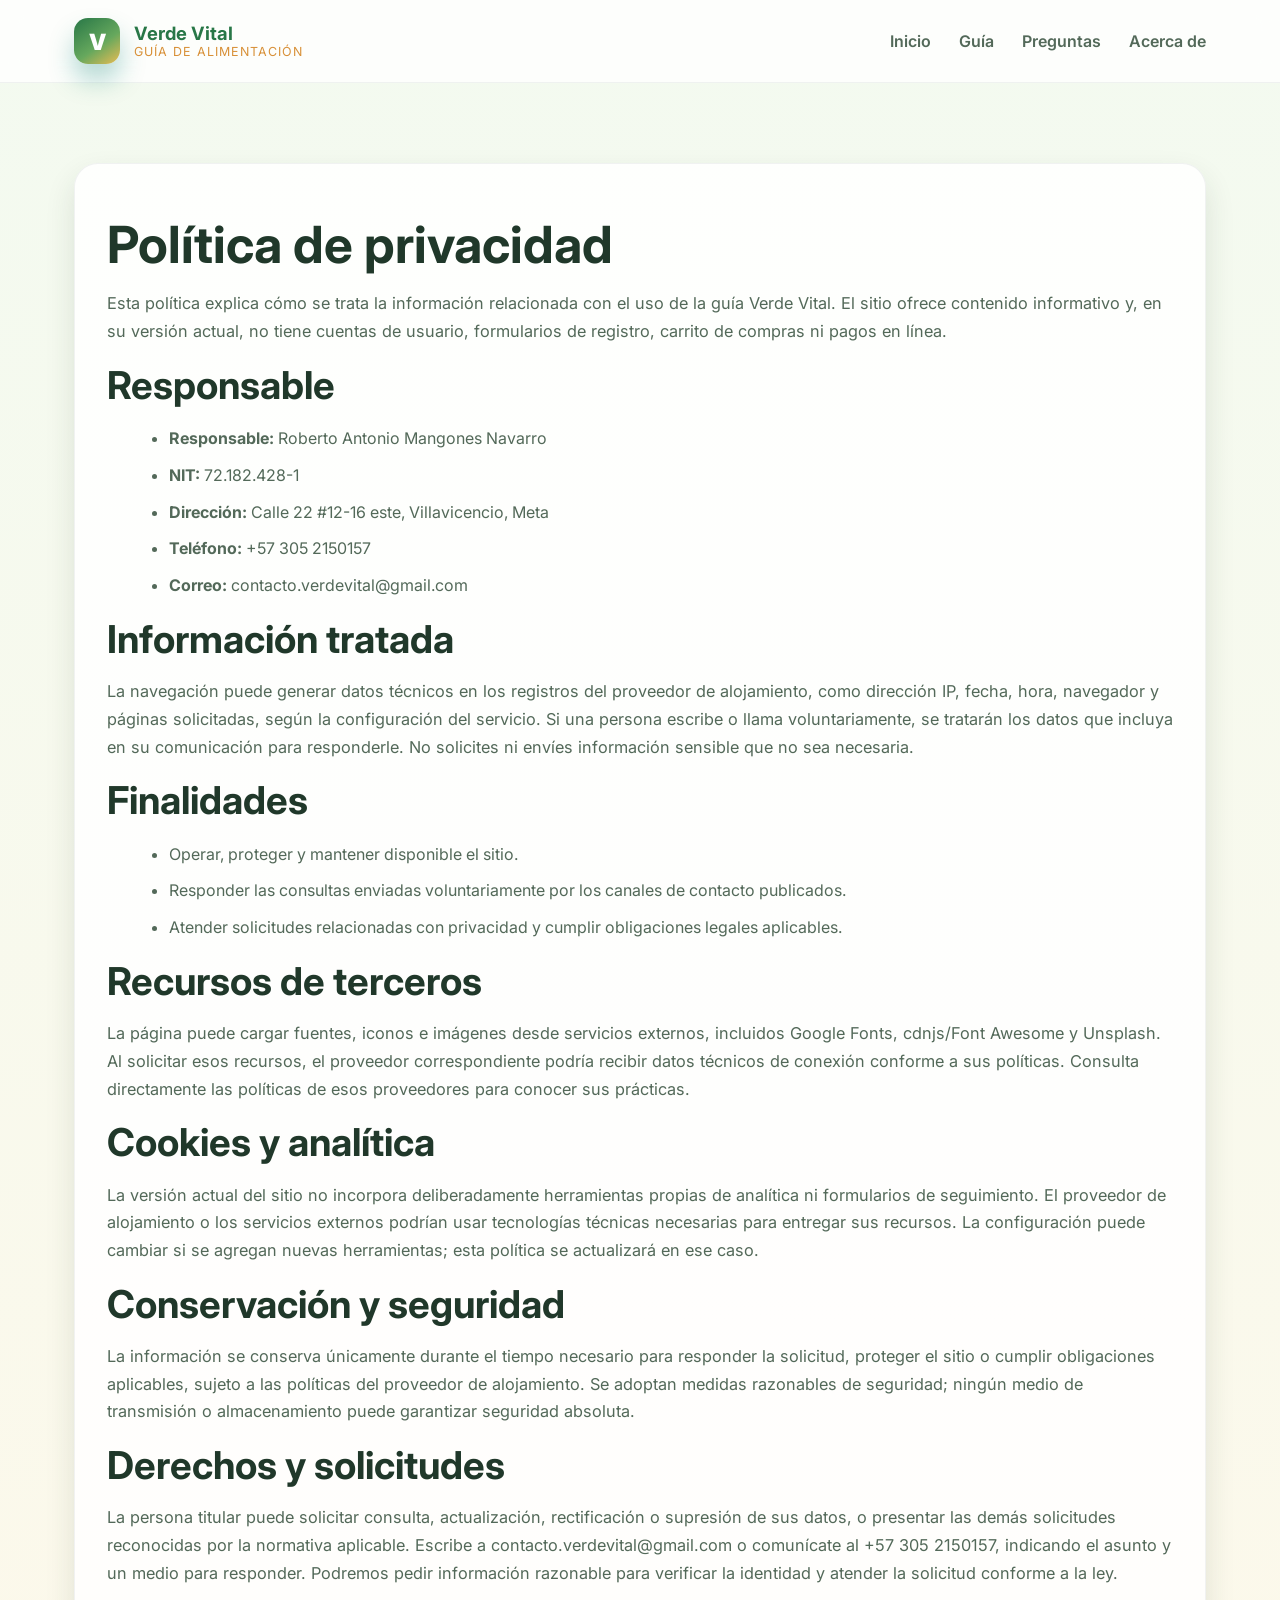
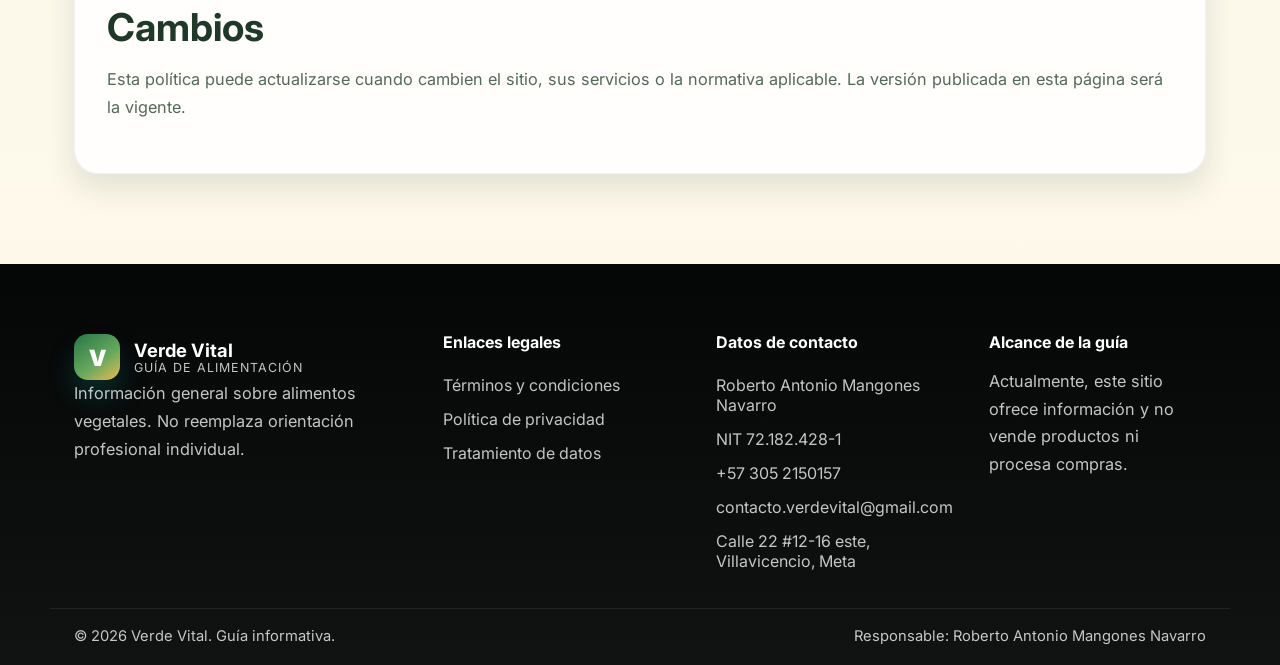
<file: politica-privacidad.html>
<!DOCTYPE html>
<html lang="es">
  <head>
    <meta charset="UTF-8" />
    <meta name="viewport" content="width=device-width, initial-scale=1.0" />
    <meta name="description" content="Política de privacidad de Verde Vital." />
    <title>Política de privacidad | Verde Vital</title>
    <link rel="preconnect" href="https://fonts.googleapis.com" />
    <link rel="preconnect" href="https://fonts.gstatic.com" crossorigin />
    <link href="https://fonts.googleapis.com/css2?family=Inter:wght@400;500;600;700;800;900&display=swap" rel="stylesheet" />
    <link rel="stylesheet" href="styles.css" />
    <link rel="stylesheet" href="vegetales.css" />
  </head>
  <body>
    <header class="site-header">
      <div class="container header-inner">
        <a href="index.html" class="brand"><div class="brand-mark">V</div><div><strong>Verde Vital</strong><span>Guía de alimentación</span></div></a>
        <nav class="main-nav" aria-label="Navegación principal"><a href="index.html">Inicio</a><a href="index.html#guia">Guía</a><a href="index.html#faq">Preguntas</a><a href="index.html#contacto">Acerca de</a></nav>
        <button class="menu-toggle" aria-label="Abrir menú"><span></span><span></span><span></span></button>
      </div>
    </header>
    <main class="legal-page-main">
      <div class="container">
        <article class="legal-card reveal">
          <h1>Política de privacidad</h1>
          <p>Esta política explica cómo se trata la información relacionada con el uso de la guía Verde Vital. El sitio ofrece contenido informativo y, en su versión actual, no tiene cuentas de usuario, formularios de registro, carrito de compras ni pagos en línea.</p>
          <h2>Responsable</h2>
          <ul>
            <li><strong>Responsable:</strong> Roberto Antonio Mangones Navarro</li>
            <li><strong>NIT:</strong> 72.182.428-1</li>
            <li><strong>Dirección:</strong> Calle 22 #12-16 este, Villavicencio, Meta</li>
            <li><strong>Teléfono:</strong> +57 305 2150157</li>
            <li><strong>Correo:</strong> contacto.verdevital@gmail.com</li>
          </ul>
          <h2>Información tratada</h2>
          <p>La navegación puede generar datos técnicos en los registros del proveedor de alojamiento, como dirección IP, fecha, hora, navegador y páginas solicitadas, según la configuración del servicio. Si una persona escribe o llama voluntariamente, se tratarán los datos que incluya en su comunicación para responderle. No solicites ni envíes información sensible que no sea necesaria.</p>
          <h2>Finalidades</h2>
          <ul>
            <li>Operar, proteger y mantener disponible el sitio.</li>
            <li>Responder las consultas enviadas voluntariamente por los canales de contacto publicados.</li>
            <li>Atender solicitudes relacionadas con privacidad y cumplir obligaciones legales aplicables.</li>
          </ul>
          <h2>Recursos de terceros</h2>
          <p>La página puede cargar fuentes, iconos e imágenes desde servicios externos, incluidos Google Fonts, cdnjs/Font Awesome y Unsplash. Al solicitar esos recursos, el proveedor correspondiente podría recibir datos técnicos de conexión conforme a sus políticas. Consulta directamente las políticas de esos proveedores para conocer sus prácticas.</p>
          <h2>Cookies y analítica</h2>
          <p>La versión actual del sitio no incorpora deliberadamente herramientas propias de analítica ni formularios de seguimiento. El proveedor de alojamiento o los servicios externos podrían usar tecnologías técnicas necesarias para entregar sus recursos. La configuración puede cambiar si se agregan nuevas herramientas; esta política se actualizará en ese caso.</p>
          <h2>Conservación y seguridad</h2>
          <p>La información se conserva únicamente durante el tiempo necesario para responder la solicitud, proteger el sitio o cumplir obligaciones aplicables, sujeto a las políticas del proveedor de alojamiento. Se adoptan medidas razonables de seguridad; ningún medio de transmisión o almacenamiento puede garantizar seguridad absoluta.</p>
          <h2>Derechos y solicitudes</h2>
          <p>La persona titular puede solicitar consulta, actualización, rectificación o supresión de sus datos, o presentar las demás solicitudes reconocidas por la normativa aplicable. Escribe a contacto.verdevital@gmail.com o comunícate al +57 305 2150157, indicando el asunto y un medio para responder. Podremos pedir información razonable para verificar la identidad y atender la solicitud conforme a la ley.</p>
          <h2>Cambios</h2>
          <p>Esta política puede actualizarse cuando cambien el sitio, sus servicios o la normativa aplicable. La versión publicada en esta página será la vigente.</p>
        </article>
      </div>
    </main>
    <footer class="site-footer">
      <div class="container footer-grid">
        <div><a href="index.html" class="brand footer-brand"><div class="brand-mark">V</div><div><strong>Verde Vital</strong><span>Guía de alimentación</span></div></a><p>Información general sobre alimentos vegetales. No reemplaza orientación profesional individual.</p></div>
        <div><h4>Enlaces legales</h4><ul><li><a href="terminos-condiciones.html">Términos y condiciones</a></li><li><a href="politica-privacidad.html">Política de privacidad</a></li><li><a href="tratamiento-datos.html">Tratamiento de datos</a></li></ul></div>
        <div><h4>Datos de contacto</h4><ul><li>Roberto Antonio Mangones Navarro</li><li>NIT 72.182.428-1</li><li><a href="tel:+573052150157">+57 305 2150157</a></li><li><a href="mailto:contacto.verdevital@gmail.com">contacto.verdevital@gmail.com</a></li><li>Calle 22 #12-16 este, Villavicencio, Meta</li></ul></div>
        <div><h4>Alcance de la guía</h4><p>Actualmente, este sitio ofrece información y no vende productos ni procesa compras.</p></div>
      </div>
      <div class="container footer-bottom"><span>© <span id="year"></span> Verde Vital. Guía informativa.</span><span>Responsable: Roberto Antonio Mangones Navarro</span></div>
    </footer>
    <script src="script.js"></script>
  </body>
</html>
</file>
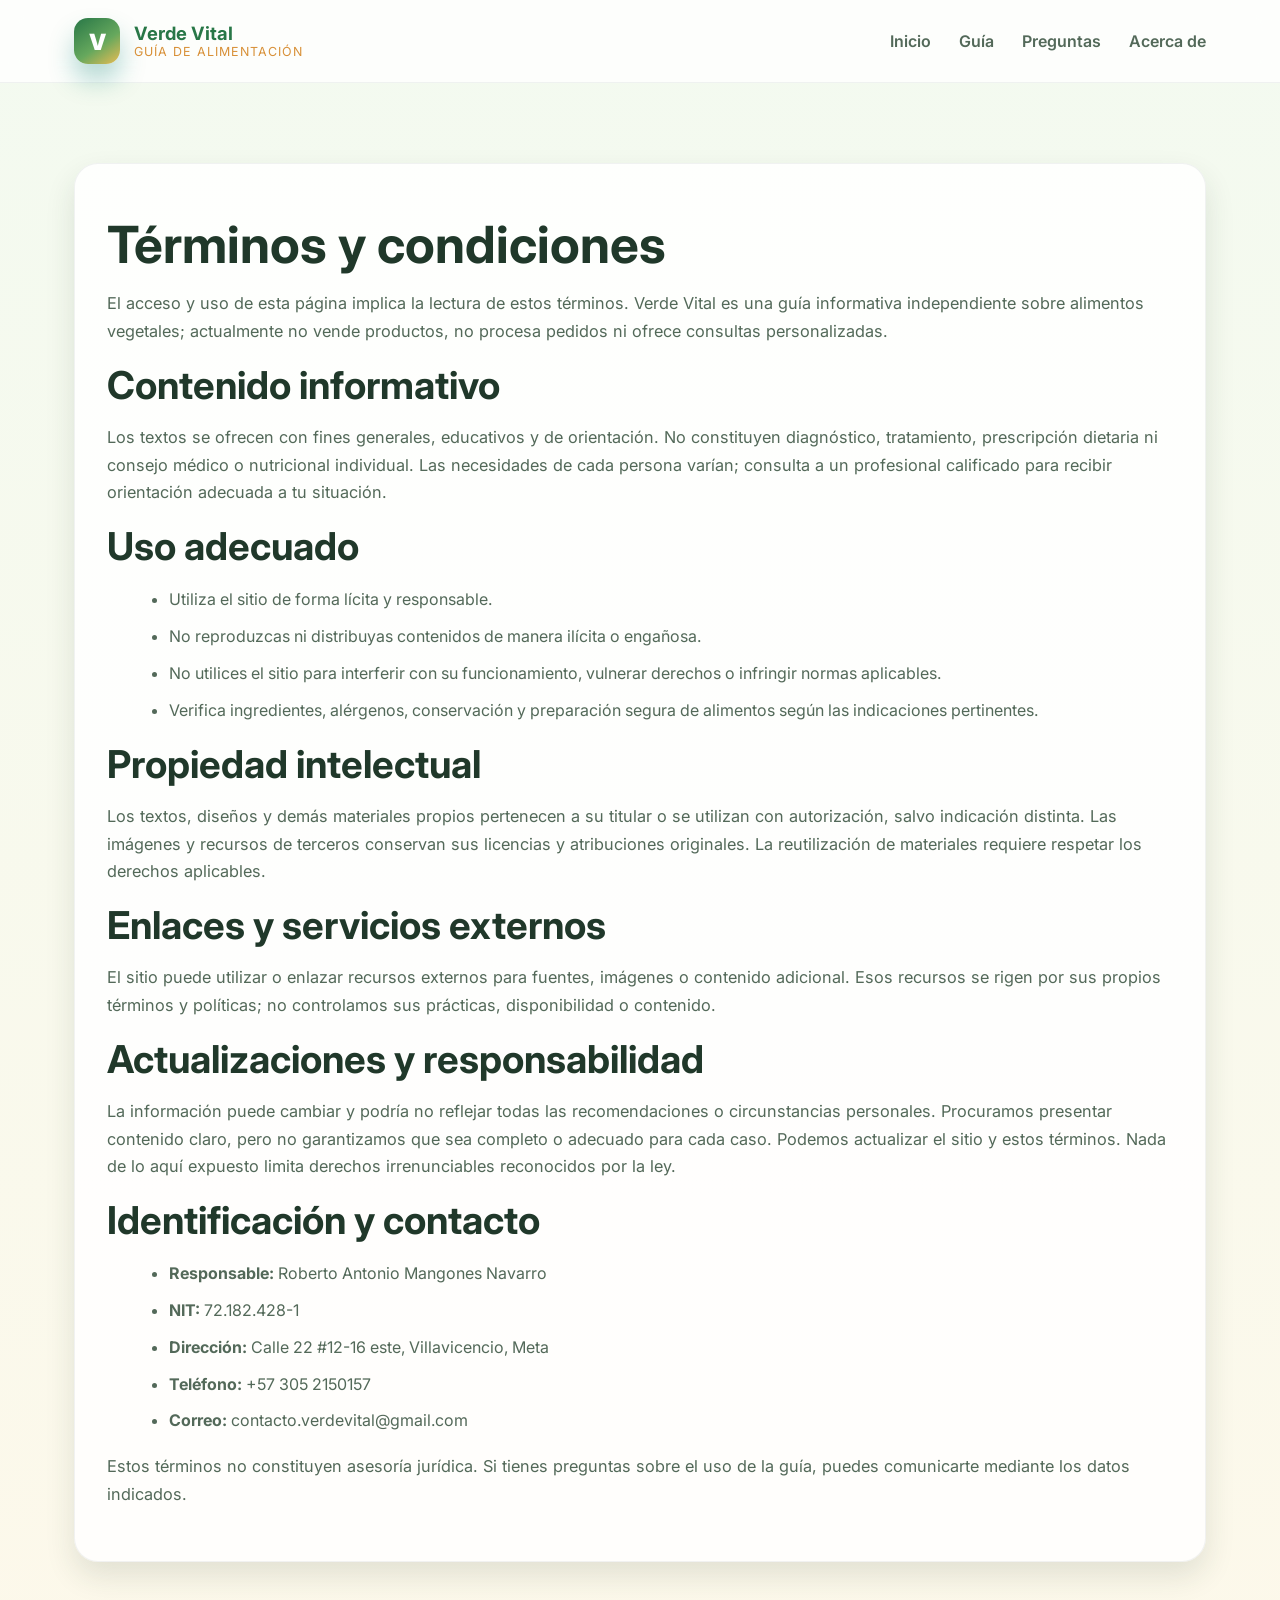
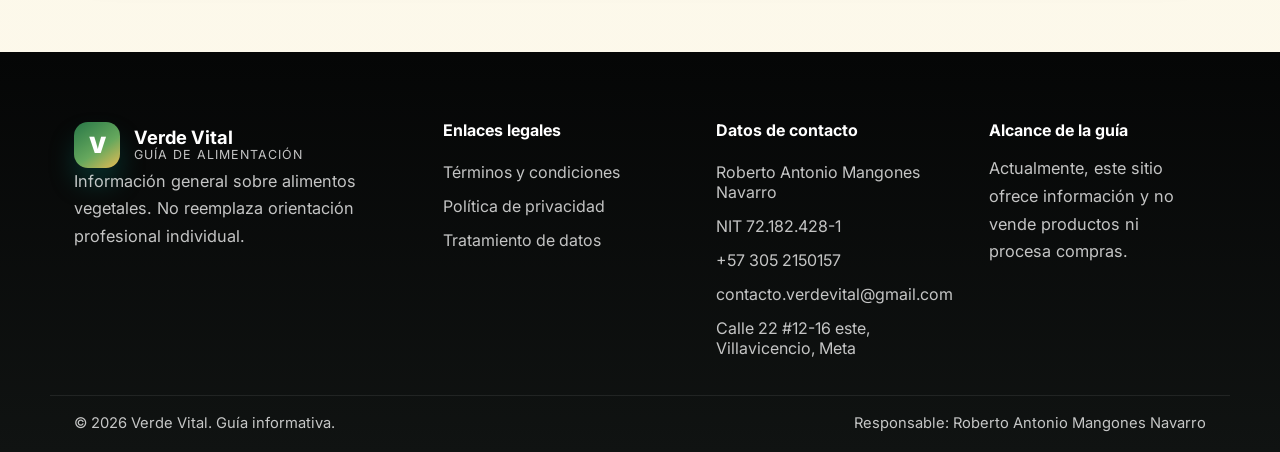
<file: terminos-condiciones.html>
<!DOCTYPE html>
<html lang="es">
  <head>
    <meta charset="UTF-8" />
    <meta name="viewport" content="width=device-width, initial-scale=1.0" />
    <meta name="description" content="Términos y condiciones de la guía Verde Vital." />
    <title>Términos y condiciones | Verde Vital</title>
    <link rel="preconnect" href="https://fonts.googleapis.com" />
    <link rel="preconnect" href="https://fonts.gstatic.com" crossorigin />
    <link href="https://fonts.googleapis.com/css2?family=Inter:wght@400;500;600;700;800;900&display=swap" rel="stylesheet" />
    <link rel="stylesheet" href="styles.css" />
    <link rel="stylesheet" href="vegetales.css" />
  </head>
  <body>
    <header class="site-header">
      <div class="container header-inner">
        <a href="index.html" class="brand"><div class="brand-mark">V</div><div><strong>Verde Vital</strong><span>Guía de alimentación</span></div></a>
        <nav class="main-nav" aria-label="Navegación principal"><a href="index.html">Inicio</a><a href="index.html#guia">Guía</a><a href="index.html#faq">Preguntas</a><a href="index.html#contacto">Acerca de</a></nav>
        <button class="menu-toggle" aria-label="Abrir menú"><span></span><span></span><span></span></button>
      </div>
    </header>
    <main class="legal-page-main">
      <div class="container">
        <article class="legal-card reveal">
          <h1>Términos y condiciones</h1>
          <p>El acceso y uso de esta página implica la lectura de estos términos. Verde Vital es una guía informativa independiente sobre alimentos vegetales; actualmente no vende productos, no procesa pedidos ni ofrece consultas personalizadas.</p>
          <h2>Contenido informativo</h2>
          <p>Los textos se ofrecen con fines generales, educativos y de orientación. No constituyen diagnóstico, tratamiento, prescripción dietaria ni consejo médico o nutricional individual. Las necesidades de cada persona varían; consulta a un profesional calificado para recibir orientación adecuada a tu situación.</p>
          <h2>Uso adecuado</h2>
          <ul>
            <li>Utiliza el sitio de forma lícita y responsable.</li>
            <li>No reproduzcas ni distribuyas contenidos de manera ilícita o engañosa.</li>
            <li>No utilices el sitio para interferir con su funcionamiento, vulnerar derechos o infringir normas aplicables.</li>
            <li>Verifica ingredientes, alérgenos, conservación y preparación segura de alimentos según las indicaciones pertinentes.</li>
          </ul>
          <h2>Propiedad intelectual</h2>
          <p>Los textos, diseños y demás materiales propios pertenecen a su titular o se utilizan con autorización, salvo indicación distinta. Las imágenes y recursos de terceros conservan sus licencias y atribuciones originales. La reutilización de materiales requiere respetar los derechos aplicables.</p>
          <h2>Enlaces y servicios externos</h2>
          <p>El sitio puede utilizar o enlazar recursos externos para fuentes, imágenes o contenido adicional. Esos recursos se rigen por sus propios términos y políticas; no controlamos sus prácticas, disponibilidad o contenido.</p>
          <h2>Actualizaciones y responsabilidad</h2>
          <p>La información puede cambiar y podría no reflejar todas las recomendaciones o circunstancias personales. Procuramos presentar contenido claro, pero no garantizamos que sea completo o adecuado para cada caso. Podemos actualizar el sitio y estos términos. Nada de lo aquí expuesto limita derechos irrenunciables reconocidos por la ley.</p>
          <h2>Identificación y contacto</h2>
          <ul>
            <li><strong>Responsable:</strong> Roberto Antonio Mangones Navarro</li>
            <li><strong>NIT:</strong> 72.182.428-1</li>
            <li><strong>Dirección:</strong> Calle 22 #12-16 este, Villavicencio, Meta</li>
            <li><strong>Teléfono:</strong> +57 305 2150157</li>
            <li><strong>Correo:</strong> contacto.verdevital@gmail.com</li>
          </ul>
          <p>Estos términos no constituyen asesoría jurídica. Si tienes preguntas sobre el uso de la guía, puedes comunicarte mediante los datos indicados.</p>
        </article>
      </div>
    </main>
    <footer class="site-footer">
      <div class="container footer-grid">
        <div><a href="index.html" class="brand footer-brand"><div class="brand-mark">V</div><div><strong>Verde Vital</strong><span>Guía de alimentación</span></div></a><p>Información general sobre alimentos vegetales. No reemplaza orientación profesional individual.</p></div>
        <div><h4>Enlaces legales</h4><ul><li><a href="terminos-condiciones.html">Términos y condiciones</a></li><li><a href="politica-privacidad.html">Política de privacidad</a></li><li><a href="tratamiento-datos.html">Tratamiento de datos</a></li></ul></div>
        <div><h4>Datos de contacto</h4><ul><li>Roberto Antonio Mangones Navarro</li><li>NIT 72.182.428-1</li><li><a href="tel:+573052150157">+57 305 2150157</a></li><li><a href="mailto:contacto.verdevital@gmail.com">contacto.verdevital@gmail.com</a></li><li>Calle 22 #12-16 este, Villavicencio, Meta</li></ul></div>
        <div><h4>Alcance de la guía</h4><p>Actualmente, este sitio ofrece información y no vende productos ni procesa compras.</p></div>
      </div>
      <div class="container footer-bottom"><span>© <span id="year"></span> Verde Vital. Guía informativa.</span><span>Responsable: Roberto Antonio Mangones Navarro</span></div>
    </footer>
    <script src="script.js"></script>
  </body>
</html>
</file>
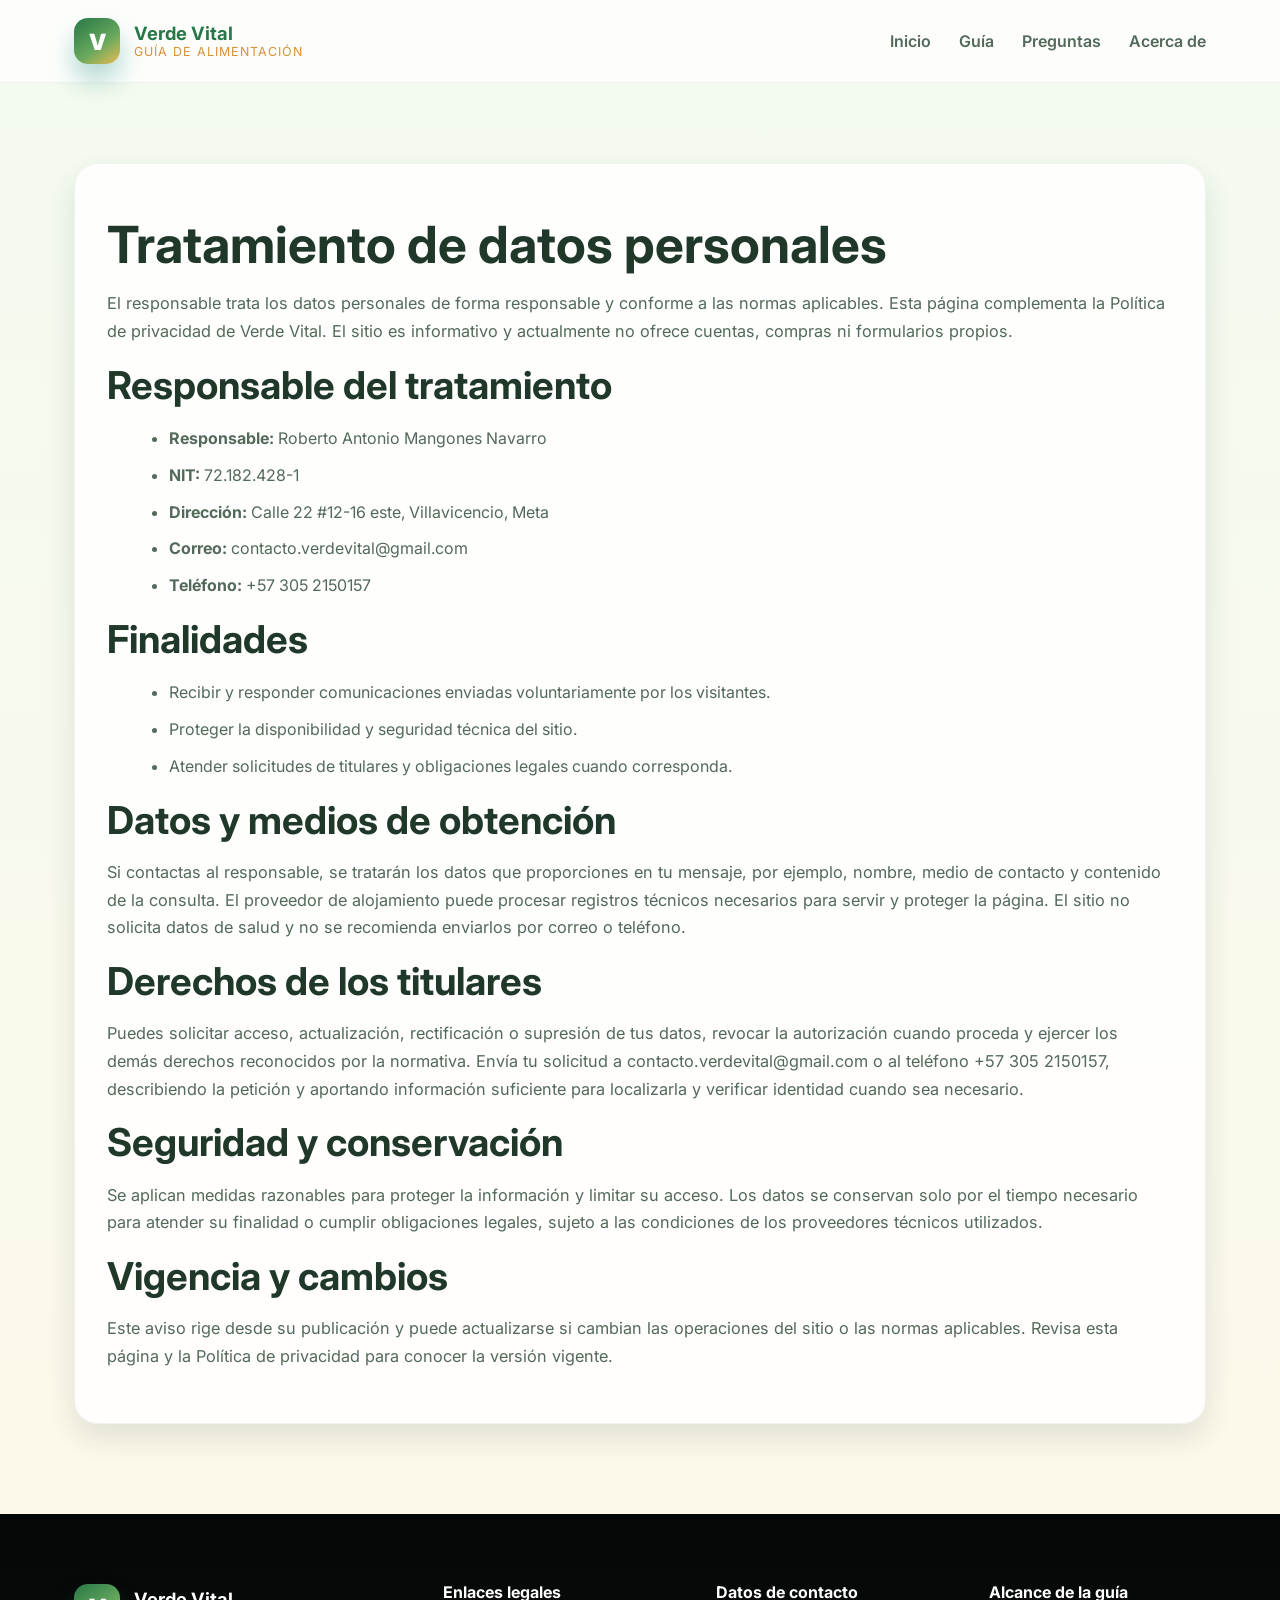
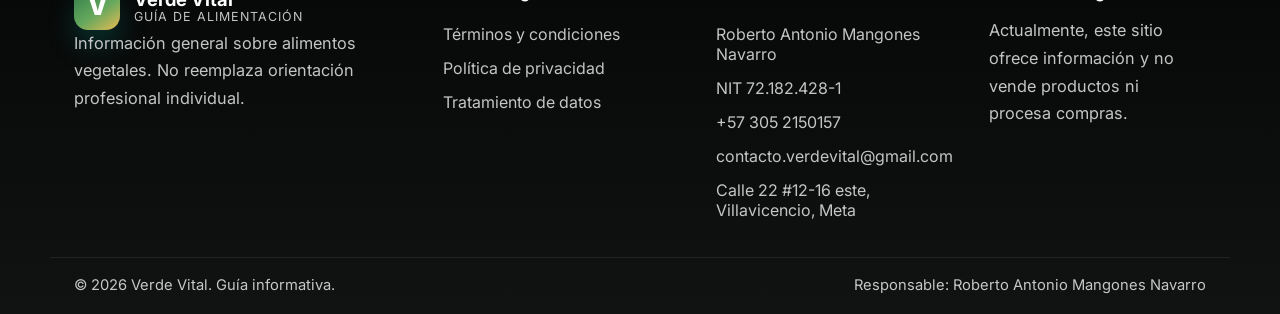
<file: tratamiento-datos.html>
<!DOCTYPE html>
<html lang="es">
  <head>
    <meta charset="UTF-8" />
    <meta name="viewport" content="width=device-width, initial-scale=1.0" />
    <meta name="description" content="Tratamiento de datos personales en Verde Vital." />
    <title>Tratamiento de datos | Verde Vital</title>
    <link rel="preconnect" href="https://fonts.googleapis.com" />
    <link rel="preconnect" href="https://fonts.gstatic.com" crossorigin />
    <link href="https://fonts.googleapis.com/css2?family=Inter:wght@400;500;600;700;800;900&display=swap" rel="stylesheet" />
    <link rel="stylesheet" href="styles.css" />
    <link rel="stylesheet" href="vegetales.css" />
  </head>
  <body>
    <header class="site-header">
      <div class="container header-inner">
        <a href="index.html" class="brand"><div class="brand-mark">V</div><div><strong>Verde Vital</strong><span>Guía de alimentación</span></div></a>
        <nav class="main-nav" aria-label="Navegación principal"><a href="index.html">Inicio</a><a href="index.html#guia">Guía</a><a href="index.html#faq">Preguntas</a><a href="index.html#contacto">Acerca de</a></nav>
        <button class="menu-toggle" aria-label="Abrir menú"><span></span><span></span><span></span></button>
      </div>
    </header>
    <main class="legal-page-main">
      <div class="container">
        <article class="legal-card reveal">
          <h1>Tratamiento de datos personales</h1>
          <p>El responsable trata los datos personales de forma responsable y conforme a las normas aplicables. Esta página complementa la <a href="politica-privacidad.html">Política de privacidad</a> de Verde Vital. El sitio es informativo y actualmente no ofrece cuentas, compras ni formularios propios.</p>
          <h2>Responsable del tratamiento</h2>
          <ul>
            <li><strong>Responsable:</strong> Roberto Antonio Mangones Navarro</li>
            <li><strong>NIT:</strong> 72.182.428-1</li>
            <li><strong>Dirección:</strong> Calle 22 #12-16 este, Villavicencio, Meta</li>
            <li><strong>Correo:</strong> contacto.verdevital@gmail.com</li>
            <li><strong>Teléfono:</strong> +57 305 2150157</li>
          </ul>
          <h2>Finalidades</h2>
          <ul>
            <li>Recibir y responder comunicaciones enviadas voluntariamente por los visitantes.</li>
            <li>Proteger la disponibilidad y seguridad técnica del sitio.</li>
            <li>Atender solicitudes de titulares y obligaciones legales cuando corresponda.</li>
          </ul>
          <h2>Datos y medios de obtención</h2>
          <p>Si contactas al responsable, se tratarán los datos que proporciones en tu mensaje, por ejemplo, nombre, medio de contacto y contenido de la consulta. El proveedor de alojamiento puede procesar registros técnicos necesarios para servir y proteger la página. El sitio no solicita datos de salud y no se recomienda enviarlos por correo o teléfono.</p>
          <h2>Derechos de los titulares</h2>
          <p>Puedes solicitar acceso, actualización, rectificación o supresión de tus datos, revocar la autorización cuando proceda y ejercer los demás derechos reconocidos por la normativa. Envía tu solicitud a contacto.verdevital@gmail.com o al teléfono +57 305 2150157, describiendo la petición y aportando información suficiente para localizarla y verificar identidad cuando sea necesario.</p>
          <h2>Seguridad y conservación</h2>
          <p>Se aplican medidas razonables para proteger la información y limitar su acceso. Los datos se conservan solo por el tiempo necesario para atender su finalidad o cumplir obligaciones legales, sujeto a las condiciones de los proveedores técnicos utilizados.</p>
          <h2>Vigencia y cambios</h2>
          <p>Este aviso rige desde su publicación y puede actualizarse si cambian las operaciones del sitio o las normas aplicables. Revisa esta página y la Política de privacidad para conocer la versión vigente.</p>
        </article>
      </div>
    </main>
    <footer class="site-footer">
      <div class="container footer-grid">
        <div><a href="index.html" class="brand footer-brand"><div class="brand-mark">V</div><div><strong>Verde Vital</strong><span>Guía de alimentación</span></div></a><p>Información general sobre alimentos vegetales. No reemplaza orientación profesional individual.</p></div>
        <div><h4>Enlaces legales</h4><ul><li><a href="terminos-condiciones.html">Términos y condiciones</a></li><li><a href="politica-privacidad.html">Política de privacidad</a></li><li><a href="tratamiento-datos.html">Tratamiento de datos</a></li></ul></div>
        <div><h4>Datos de contacto</h4><ul><li>Roberto Antonio Mangones Navarro</li><li>NIT 72.182.428-1</li><li><a href="tel:+573052150157">+57 305 2150157</a></li><li><a href="mailto:contacto.verdevital@gmail.com">contacto.verdevital@gmail.com</a></li><li>Calle 22 #12-16 este, Villavicencio, Meta</li></ul></div>
        <div><h4>Alcance de la guía</h4><p>Actualmente, este sitio ofrece información y no vende productos ni procesa compras.</p></div>
      </div>
      <div class="container footer-bottom"><span>© <span id="year"></span> Verde Vital. Guía informativa.</span><span>Responsable: Roberto Antonio Mangones Navarro</span></div>
    </footer>
    <script src="script.js"></script>
  </body>
</html>
</file>
<file: styles.css>
:root {
  --bg: #eefaf4;
  --bg-strong: #dbf3e7;
  --surface: #ffffff;
  --panel: rgba(255, 255, 255, 0.78);
  --primary: #087f72;
  --primary-2: #08a391;
  --secondary: #e64e35;
  --secondary-2: #ff815c;
  --warning: #ffc543;
  --danger: #c9342c;
  --success: #128a5c;
  --semaforo-red: #f0523e;
  --semaforo-yellow: #ffd23f;
  --semaforo-green: #07a878;
  --text: #19332e;
  --muted: #49615c;
  --border: rgba(29, 48, 45, 0.1);
  --shadow: 0 24px 60px rgba(8, 127, 114, 0.22);
  --shadow-soft: 0 14px 30px rgba(25, 51, 46, 0.14);
  --radius-xl: 28px;
  --radius-lg: 20px;
  --radius-md: 15px;
  --container: 1180px;
}

* {
  box-sizing: border-box;
}

html {
  scroll-behavior: smooth;
}

body {
  margin: 0;
  font-family: "Inter", sans-serif;
  background: linear-gradient(180deg, #f0fbf4 0%, #fff0e8 100%);
  color: var(--text);
}

a {
  color: inherit;
  text-decoration: none;
}

img {
  max-width: 100%;
  display: block;
}

button,
input,
textarea {
  font: inherit;
}

.container {
  max-width: var(--container);
  margin: 0 auto;
  padding: 0 24px;
}

.site-header {
  position: sticky;
  top: 0;
  z-index: 50;
  background: rgba(255, 255, 255, 0.8);
  backdrop-filter: blur(14px);
  border-bottom: 1px solid rgba(17, 34, 54, 0.06);
}

.header-inner {
  display: flex;
  align-items: center;
  justify-content: space-between;
  min-height: 82px;
}

.brand {
  display: inline-flex;
  align-items: center;
  gap: 14px;
}

.brand strong {
  display: block;
  color: var(--primary);
  font-size: 1.15rem;
  line-height: 1.1;
}

.brand span {
  display: block;
  color: var(--secondary);
  font-size: 0.78rem;
  letter-spacing: 0.08em;
  text-transform: uppercase;
}

.brand-mark {
  width: 46px;
  height: 46px;
  border-radius: 14px;
  display: grid;
  place-items: center;
  background: linear-gradient(145deg, var(--semaforo-red) 0 33%, var(--semaforo-yellow) 33% 66%, var(--semaforo-green) 66%);
  color: white;
  font-weight: 900;
  font-size: 1.4rem;
  box-shadow: 0 16px 26px rgba(8, 127, 114, 0.3);
}

.main-nav {
  display: flex;
  align-items: center;
  gap: 28px;
  font-weight: 600;
  color: var(--muted);
}

.main-nav a {
  position: relative;
  transition: color 0.25s ease;
}

.main-nav a::after {
  content: "";
  position: absolute;
  left: 0;
  bottom: -8px;
  width: 100%;
  height: 2px;
  background: linear-gradient(90deg, var(--primary), var(--secondary));
  transform: scaleX(0);
  transform-origin: center;
  transition: transform 0.25s ease;
}

.main-nav a:hover,
.main-nav a:focus-visible {
  color: var(--primary);
}

.main-nav a:hover::after,
.main-nav a:focus-visible::after {
  transform: scaleX(1);
}

.menu-toggle {
  display: none;
  background: transparent;
  border: 0;
  width: 46px;
  height: 46px;
  padding: 0;
  cursor: pointer;
}

.menu-toggle span {
  display: block;
  width: 28px;
  height: 3px;
  margin: 5px auto;
  background: var(--primary);
  border-radius: 12px;
}

.hero {
  position: relative;
  overflow: hidden;
  padding: 90px 0 50px;
}

.hero-bg {
  position: absolute;
  inset: 0;
  background:
    radial-gradient(circle at top left, rgba(230, 78, 53, 0.18), transparent 30%),
    radial-gradient(circle at center, rgba(255, 197, 67, 0.24), transparent 25%),
    radial-gradient(circle at bottom right, rgba(7, 168, 120, 0.2), transparent 35%),
    linear-gradient(135deg, rgba(255, 255, 255, 1), rgba(219, 243, 231, 0.98));
}

.hero-grid {
  position: relative;
  display: grid;
  grid-template-columns: 1.2fr 0.8fr;
  gap: 40px;
  align-items: center;
}

.hero-copy {
  max-width: 620px;
}

.eyebrow {
  display: inline-flex;
  align-items: center;
  gap: 8px;
  padding: 8px 14px;
  border-radius: 999px;
  background: linear-gradient(135deg, rgba(230, 78, 53, 0.16), rgba(255, 197, 67, 0.2), rgba(7, 168, 120, 0.15));
  color: var(--primary);
  font-size: 0.8rem;
  font-weight: 800;
  letter-spacing: 0.04em;
  text-transform: uppercase;
  box-shadow: inset 0 0 0 1px rgba(13, 27, 42, 0.04);
}

.eyebrow.light {
  background: rgba(255,255,255,0.16);
  color: white;
}

h1,
h2,
h3,
h4 {
  margin: 0 0 18px;
  line-height: 1.1;
}

h1 {
  margin-top: 18px;
  font-size: clamp(2.4rem, 4vw, 4.5rem);
  color: var(--text);
}

h2 {
  font-size: clamp(2rem, 3vw, 3rem);
  color: var(--text);
}

h3 {
  font-size: clamp(1.3rem, 2vw, 1.8rem);
}

p {
  margin: 0 0 18px;
  color: var(--muted);
  line-height: 1.7;
  font-size: 1.02rem;
}

.hero-copy p {
  font-size: 1.11rem;
  max-width: 55ch;
}

.hero-actions {
  display: flex;
  flex-wrap: wrap;
  gap: 14px;
  margin-top: 28px;
}

.btn {
  display: inline-flex;
  align-items: center;
  justify-content: center;
  min-height: 52px;
  padding: 0 22px;
  border-radius: 14px;
  border: 1px solid transparent;
  font-weight: 700;
  transition: transform 0.25s ease, box-shadow 0.25s ease;
}

.btn:hover {
  transform: translateY(-2px);
}

.btn-primary {
  background: linear-gradient(135deg, var(--semaforo-red), #f97316 25%, var(--semaforo-yellow) 55%, var(--semaforo-green) 100%);
  color: white;
  box-shadow: 0 18px 28px rgba(22, 163, 74, 0.2);
}

.btn-secondary {
  background: rgba(8, 127, 114, 0.12);
  border-color: rgba(8, 127, 114, 0.25);
  color: var(--primary);
}

.hero-pills {
  list-style: none;
  padding: 0;
  margin: 28px 0 0;
  display: flex;
  flex-wrap: wrap;
  gap: 12px;
}

.hero-pills li {
  background: rgba(255,255,255,0.75);
  border: 1px solid rgba(17, 34, 54, 0.05);
  color: var(--primary);
  border-radius: 999px;
  padding: 9px 12px;
  font-size: 0.82rem;
  font-weight: 700;
}

.hero-card {
  background: rgba(255, 255, 255, 0.88);
  backdrop-filter: blur(8px);
  border: 1px solid rgba(17, 34, 54, 0.06);
  border-radius: var(--radius-xl);
  box-shadow: var(--shadow);
  padding: 24px;
}

.hero-image-card {
  position: relative;
  min-height: 430px;
  padding: 0;
  overflow: hidden;
  animation: hero-float 5s ease-in-out infinite;
}

.hero-image-card img {
  width: 100%;
  height: 430px;
  object-fit: cover;
  filter: saturate(1.12) contrast(1.04);
}

.hero-image-card::after {
  content: "";
  position: absolute;
  inset: 0;
  background: linear-gradient(180deg, rgba(5, 12, 18, 0.04) 28%, rgba(5, 12, 18, 0.82) 100%);
  pointer-events: none;
}

.hero-image-overlay {
  position: absolute;
  z-index: 1;
  right: 22px;
  bottom: 22px;
  left: 22px;
  color: white;
}

.hero-image-overlay .label {
  display: inline-block;
  padding: 7px 10px;
  border-radius: 999px;
  background: linear-gradient(90deg, var(--semaforo-red), var(--semaforo-yellow), var(--semaforo-green));
  color: #142018;
  font-size: 0.74rem;
  font-weight: 800;
}

.hero-image-overlay strong {
  display: block;
  margin-top: 12px;
  font-size: clamp(2rem, 4vw, 3.6rem);
  line-height: 1;
}

.hero-image-overlay small {
  display: block;
  margin-top: 10px;
  color: rgba(255, 255, 255, 0.88);
  font-size: 0.95rem;
}

.mini-card {
  background: linear-gradient(135deg, rgba(8, 127, 114, 0.12), rgba(230, 78, 53, 0.14));
  border-radius: 18px;
  padding: 18px;
  border: 1px solid rgba(17, 34, 54, 0.04);
}

.mini-card .label {
  display: inline-block;
  color: var(--secondary);
  background: rgba(230, 78, 53, 0.14);
  padding: 7px 10px;
  border-radius: 999px;
  font-size: 0.75rem;
  font-weight: 700;
  margin-bottom: 10px;
}

.mini-card strong {
  display: block;
  font-size: 1.45rem;
  margin-bottom: 6px;
}

.mini-card small {
  color: var(--muted);
  line-height: 1.6;
}

.mini-chart {
  margin-top: 26px;
  height: 180px;
  display: grid;
  grid-template-columns: repeat(5, minmax(40px, 1fr));
  align-items: end;
  gap: 12px;
  padding: 18px 8px 0;
}

.bar {
  position: relative;
  display: flex;
  align-items: end;
  justify-content: center;
  border-radius: 14px 14px 0 0;
  background: linear-gradient(180deg, rgba(34, 197, 94, 0.28), rgba(250, 204, 21, 0.5), rgba(239, 68, 68, 0.25));
  min-height: 60px;
  animation: pulse 3s ease-in-out infinite alternate;
}

.bar span {
  position: absolute;
  bottom: -26px;
  color: var(--muted);
  font-size: 0.68rem;
  font-weight: 700;
}

.bar-a { height: 42%; }
.bar-b { height: 66%; animation-delay: 0.2s; }
.bar-c { height: 84%; animation-delay: 0.4s; }
.bar-d { height: 72%; animation-delay: 0.6s; }
.bar-e { height: 58%; animation-delay: 0.8s; }

.slider-section,
.content-section,
.rules-section,
.faq-section,
.contact-section {
  padding: 90px 0;
}

.solidario-section {
  padding: 0 0 90px;
  scroll-margin-top: 100px;
}

.solidario-panel {
  padding: 34px;
  background: linear-gradient(135deg, #ddf5e7, #ffe7dd);
  border: 1px solid rgba(8, 127, 114, 0.2);
  border-left: 6px solid var(--secondary);
  border-radius: var(--radius-lg);
  box-shadow: var(--shadow-soft);
}

.solidario-panel h2 {
  color: var(--primary);
}

.solidario-panel p:last-child {
  margin-bottom: 0;
}

.image-credit {
  margin: 12px 4px 0;
  color: var(--muted);
  font-size: 0.82rem;
  text-align: right;
}

.image-credit a {
  color: var(--primary);
  text-decoration: underline;
  text-underline-offset: 2px;
}

.seo-box {
  background: linear-gradient(135deg, rgba(7, 168, 120, 0.11), rgba(255, 197, 67, 0.15), rgba(230, 78, 53, 0.1));
  border: 1px solid rgba(13, 27, 42, 0.06);
  border-radius: 22px;
  padding: 22px 24px;
  margin: 0 0 30px;
}

.seo-box p {
  margin: 0;
  font-size: 1.04rem;
  color: var(--text);
}

.section-heading {
  margin-bottom: 36px;
}

.section-heading.center {
  text-align: center;
}

.carousel {
  position: relative;
  overflow: hidden;
  border-radius: 28px;
  background: #151817;
  box-shadow: var(--shadow-soft);
}

.slides {
  position: relative;
  min-height: 520px;
}

.slide {
  position: absolute;
  inset: 0;
  opacity: 0;
  visibility: hidden;
  transition: opacity 0.6s ease, visibility 0.6s ease;
}

.slide.active {
  opacity: 1;
  visibility: visible;
}

.slide img {
  width: 100%;
  height: 520px;
  object-fit: cover;
  filter: saturate(1.1) contrast(1.05);
}

.slide-overlay {
  position: absolute;
  inset: auto 30px 30px 30px;
  background: linear-gradient(120deg, rgba(8, 127, 114, 0.46), rgba(230, 78, 53, 0.34));
  backdrop-filter: blur(5px);
  border: 1px solid rgba(255,255,255,0.18);
  border-radius: 20px;
  padding: 18px 20px;
  color: white;
  box-shadow: 0 16px 30px rgba(0,0,0,0.12);
}

.slide-overlay span {
  display: inline-block;
  font-size: 0.76rem;
  letter-spacing: 0.1em;
  text-transform: uppercase;
  opacity: 0.9;
}

.slide-overlay h3 {
  margin: 8px 0 0;
  color: white;
  font-size: clamp(1.6rem, 3vw, 2.5rem);
}

.carousel-btn {
  position: absolute;
  top: 50%;
  transform: translateY(-50%);
  width: 46px;
  height: 46px;
  border: 0;
  border-radius: 50%;
  background: rgba(255,255,255,0.8);
  color: var(--primary);
  font-size: 2rem;
  line-height: 1;
  cursor: pointer;
  box-shadow: var(--shadow-soft);
}

.carousel-btn.prev { left: 18px; }
.carousel-btn.next { right: 18px; }

.carousel-dots {
  position: absolute;
  left: 50%;
  bottom: 20px;
  transform: translateX(-50%);
  display: flex;
  gap: 10px;
}

.dot {
  width: 12px;
  height: 12px;
  border-radius: 50%;
  background: rgba(255,255,255,0.6);
  border: 1px solid rgba(255,255,255,0.65);
}

.dot.active {
  width: 26px;
  border-radius: 999px;
  background: linear-gradient(90deg, var(--primary), var(--secondary));
}

.info-grid,
.rules-grid,
.feature-grid
{
  display: grid;
  grid-template-columns: repeat(3, minmax(0,1fr));
  gap: 24px;
}

.info-card,
.rule-card,
.feature,
.article-panel,
.side-panel,
.contact-card,
.legal-card {
  background: rgba(255,255,255,0.86);
  border: 1px solid rgba(17, 34, 54, 0.06);
  border-radius: 24px;
  box-shadow: var(--shadow-soft);
}

.info-card,
.rule-card,
.feature {
  padding: 28px 22px;
}

.info-card h3,
.rule-card h3,
.feature h3,
.side-panel h3,
.article-panel h3,
.contact-card h3,
.legal-card h3 {
  color: var(--text);
  margin-bottom: 12px;
}

.article-layout {
  display: grid;
  grid-template-columns: 2fr 1fr;
  gap: 24px;
  margin-top: 32px;
}

.article-panel,
.side-panel {
  padding: 28px 24px;
}

.quote-box {
  margin-top: 18px;
  padding: 18px 20px;
  border-radius: 17px;
  background: linear-gradient(135deg, rgba(8, 127, 114, 0.12), rgba(230, 78, 53, 0.14));
  border: 1px solid rgba(8, 127, 114, 0.12);
}

.quote-box strong {
  display: block;
  color: var(--primary);
  margin-bottom: 6px;
}

.side-panel ul,
.site-footer ul {
  list-style: none;
  padding: 0;
  margin: 0;
}

.side-panel li,
.site-footer li {
  padding: 7px 0;
  color: var(--muted);
}

.feature-band {
  padding: 0 0 90px;
}

.feature {
  position: relative;
  overflow: hidden;
}

.feature i {
  display: inline-grid;
  place-items: center;
  width: 58px;
  height: 58px;
  border-radius: 16px;
  background: linear-gradient(135deg, rgba(8,127,114,0.18), rgba(230,78,53,0.22));
  color: var(--primary);
  font-size: 1.5rem;
  margin-bottom: 8px;
}

.info-banner {
  padding: 0 0 90px;
}

.banner-box {
  display: flex;
  align-items: center;
  justify-content: space-between;
  gap: 22px;
  padding: 34px 32px;
  background: linear-gradient(135deg, var(--primary-2), var(--secondary));
  border-radius: 26px;
  color: white;
  box-shadow: var(--shadow);
}

.banner-box h2 {
  color: white;
  margin: 10px 0 0;
  max-width: 620px;
}

.faq-list {
  display: grid;
  gap: 16px;
}

.faq-item {
  background: rgba(255,255,255,0.84);
  border: 1px solid rgba(17, 34, 54, 0.06);
  border-radius: 18px;
  overflow: hidden;
}

.faq-question {
  width: 100%;
  display: flex;
  align-items: center;
  justify-content: space-between;
  padding: 20px 24px;
  border: 0;
  background: transparent;
  font-size: 1.05rem;
  font-weight: 700;
  color: var(--text);
  text-align: left;
  cursor: pointer;
}

.faq-question::after {
  content: "+";
  font-size: 1.5rem;
  color: var(--primary);
}

.faq-item.active .faq-question::after { content: "−"; }

.faq-answer {
  max-height: 0;
  overflow: hidden;
  transition: max-height 0.35s ease;
}

.faq-item.active .faq-answer {
  max-height: 200px;
}

.faq-answer p {
  padding: 0 24px 20px;
  margin: 0;
}

.contact-grid {
  display: grid;
  grid-template-columns: 1.2fr 0.8fr;
  gap: 24px;
  align-items: start;
}

.contact-copy ul {
  list-style: none;
  padding: 0;
  margin: 28px 0 0;
  display: grid;
  gap: 10px;
  color: var(--muted);
}

.contact-card {
  padding: 30px 24px;
}

.contact-card label {
  display: grid;
  gap: 8px;
  margin-bottom: 16px;
  color: var(--text);
  font-weight: 600;
}

.contact-card input,
.contact-card textarea {
  width: 100%;
  border: 1px solid rgba(17,34,54,0.12);
  border-radius: 12px;
  background: #f3faf7;
  padding: 14px 14px;
  color: var(--text);
}

.whatsapp-float {
  position: fixed;
  right: 22px;
  bottom: 22px;
  z-index: 1000;
  width: 62px;
  height: 62px;
  display: grid;
  place-items: center;
  border-radius: 50%;
  background: linear-gradient(135deg, #1ecf68, #19b75b);
  color: white;
  font-size: 1.8rem;
  box-shadow: 0 18px 35px rgba(30, 207, 104, 0.45);
  transition: transform 0.25s ease, box-shadow 0.25s ease;
}

.whatsapp-float:hover {
  transform: translateY(-3px) scale(1.04);
  box-shadow: 0 22px 40px rgba(30, 207, 104, 0.6);
}

.site-footer {
  background: linear-gradient(180deg, #050606 0%, #101312 100%);
  color: rgba(255,255,255,0.9);
  padding: 70px 0 20px;
}

.footer-grid {
  display: grid;
  grid-template-columns: 1.4fr 1fr 1fr 0.9fr;
  gap: 32px;
}

.footer-brand strong {
  color: white;
}

.site-footer p,
.site-footer li,
.site-footer span {
  color: rgba(255,255,255,0.76);
}

.site-footer h4 {
  color: white;
  margin-bottom: 16px;
}

.social-links {
  display: flex;
  gap: 12px;
  flex-wrap: wrap;
}

.social-links a {
  display: inline-grid;
  place-items: center;
  width: 40px;
  height: 40px;
  border-radius: 12px;
  background: rgba(255,255,255,0.08);
  color: white;
  border: 1px solid rgba(255,255,255,0.08);
}

.footer-bottom {
  display: flex;
  justify-content: space-between;
  gap: 16px;
  border-top: 1px solid rgba(255,255,255,0.08);
  margin-top: 30px;
  padding-top: 18px;
  font-size: 0.92rem;
}

.legal-page-main {
  padding: 80px 0 90px;
}

.legal-card {
  padding: 34px 32px;
}

.legal-card h1,
.legal-card h2,
.legal-card h3 {
  color: var(--text);
}

.legal-card ul,
.legal-card ol {
  margin: 0 0 18px 22px;
  color: var(--muted);
  line-height: 1.8;
}

.legal-card li {
  margin-bottom: 8px;
}

.reveal {
  opacity: 0;
  transform: translateY(18px);
  transition: opacity 0.7s ease, transform 0.7s ease;
}

.reveal.visible {
  opacity: 1;
  transform: translateY(0);
}

@keyframes pulse {
  0% { transform: scaleY(1); filter: brightness(1); }
  100% { transform: scaleY(1.06); filter: brightness(1.08); }
}

@keyframes hero-float {
  0%, 100% { transform: translateY(0) rotate(0deg); }
  50% { transform: translateY(-10px) rotate(0.5deg); }
}

@media (max-width: 980px) {
  .hero-grid,
  .contact-grid,
  .article-layout,
  .footer-grid,
  .info-grid,
  .rules-grid,
  .feature-grid {
    grid-template-columns: 1fr 1fr;
  }

  .hero-grid,
  .contact-grid,
  .article-layout,
  .footer-grid {
    grid-template-columns: 1fr;
  }

  .main-nav {
    position: absolute;
    top: 82px;
    left: 24px;
    right: 24px;
    display: none;
    flex-direction: column;
    align-items: flex-start;
    gap: 18px;
    padding: 22px 20px;
    background: rgba(255,255,255,0.96);
    border: 1px solid rgba(17,34,54,0.04);
    border-radius: 18px;
    box-shadow: var(--shadow-soft);
  }

  .main-nav.open {
    display: flex;
  }

  .menu-toggle {
    display: block;
  }
}

@media (max-width: 720px) {
  .hero {
    padding-top: 52px;
  }

  .slider-section,
  .content-section,
  .rules-section,
  .faq-section,
  .contact-section,
  .feature-band {
    padding-top: 70px;
    padding-bottom: 70px;
  }

  .banner-box {
    flex-direction: column;
    align-items: flex-start;
  }

  .info-grid,
  .rules-grid,
  .feature-grid {
    grid-template-columns: 1fr;
  }

  .slides,
  .slide img {
    min-height: 420px;
    height: 420px;
  }

  .footer-bottom {
    flex-direction: column;
  }
}
</file>
<file: vegetales.css>
:root {
  --bg: #f0f8ef;
  --bg-strong: #e0f0dc;
  --primary: #287747;
  --primary-2: #3c9657;
  --secondary: #d89038;
  --secondary-2: #efb357;
  --success: #34834b;
  --semaforo-red: #5b9e57;
  --semaforo-yellow: #e8bc54;
  --semaforo-green: #287747;
  --text: #20382a;
  --muted: #536959;
  --shadow: 0 24px 60px rgba(40, 119, 71, 0.18);
  --shadow-soft: 0 14px 30px rgba(32, 56, 42, 0.12);
}

body {
  background: linear-gradient(180deg, #f3faf0 0%, #fff8e9 100%);
}

.brand-mark,
.hero-image-overlay .label {
  background: linear-gradient(145deg, #287747, #66a85d 58%, #e8bc54);
}

.hero-bg {
  background:
    radial-gradient(circle at top left, rgba(91, 158, 87, 0.18), transparent 30%),
    radial-gradient(circle at center, rgba(232, 188, 84, 0.2), transparent 25%),
    radial-gradient(circle at bottom right, rgba(40, 119, 71, 0.18), transparent 35%),
    linear-gradient(135deg, #fff, #e0f0dc);
}

.btn-primary {
  background: linear-gradient(135deg, #287747, #3c9657 65%, #85b96b);
}

.slide-overlay {
  background: linear-gradient(120deg, rgba(40, 119, 71, 0.58), rgba(91, 158, 87, 0.36));
}

.solidario-panel {
  background: linear-gradient(135deg, #e5f2df, #fff2d9);
  border-color: rgba(40, 119, 71, 0.2);
}

.solidario-panel h2 {
  color: var(--primary);
}

.seo-box {
  background: linear-gradient(135deg, rgba(91, 158, 87, 0.12), rgba(232, 188, 84, 0.16));
}

.banner-box {
  background: linear-gradient(135deg, var(--primary-2), #79a858);
}

.contact-section {
  scroll-margin-top: 100px;
}

.contact-methods {
  display: grid;
  gap: 16px;
}

.contact-methods h3 {
  margin-bottom: 4px;
}

.contact-method {
  display: flex;
  align-items: center;
  gap: 14px;
  padding: 14px;
  border: 1px solid var(--border);
  border-radius: 14px;
  background: #f7fbf5;
}

.contact-method > i {
  display: grid;
  flex: 0 0 42px;
  width: 42px;
  height: 42px;
  place-items: center;
  border-radius: 12px;
  background: var(--bg-strong);
  color: var(--primary);
}

.contact-method strong,
.contact-method small {
  display: block;
}

.contact-method strong {
  color: var(--text);
}

.contact-method small {
  margin-top: 4px;
  color: var(--muted);
  overflow-wrap: anywhere;
}

.contact-whatsapp {
  gap: 10px;
}

.contact-copy a:not(.btn) {
  color: var(--primary);
  text-decoration: underline;
  text-underline-offset: 3px;
}
</file>
